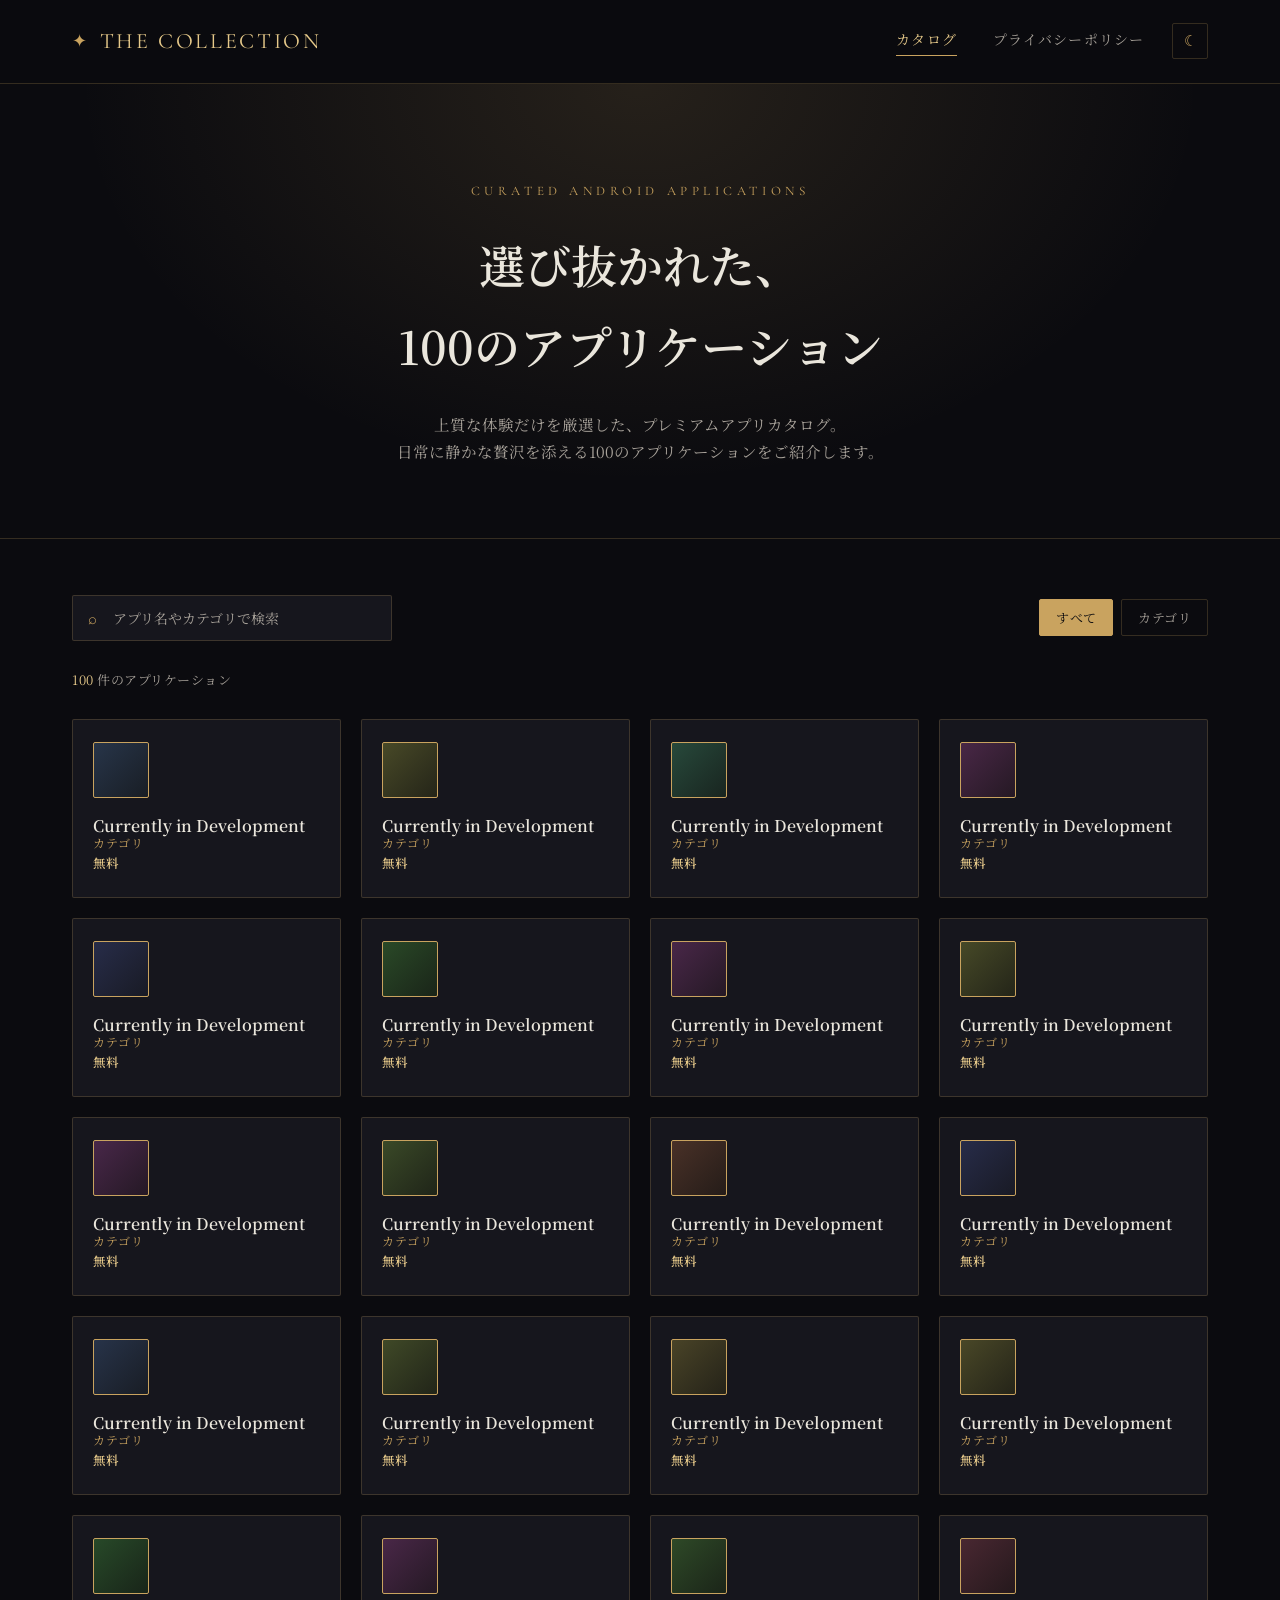
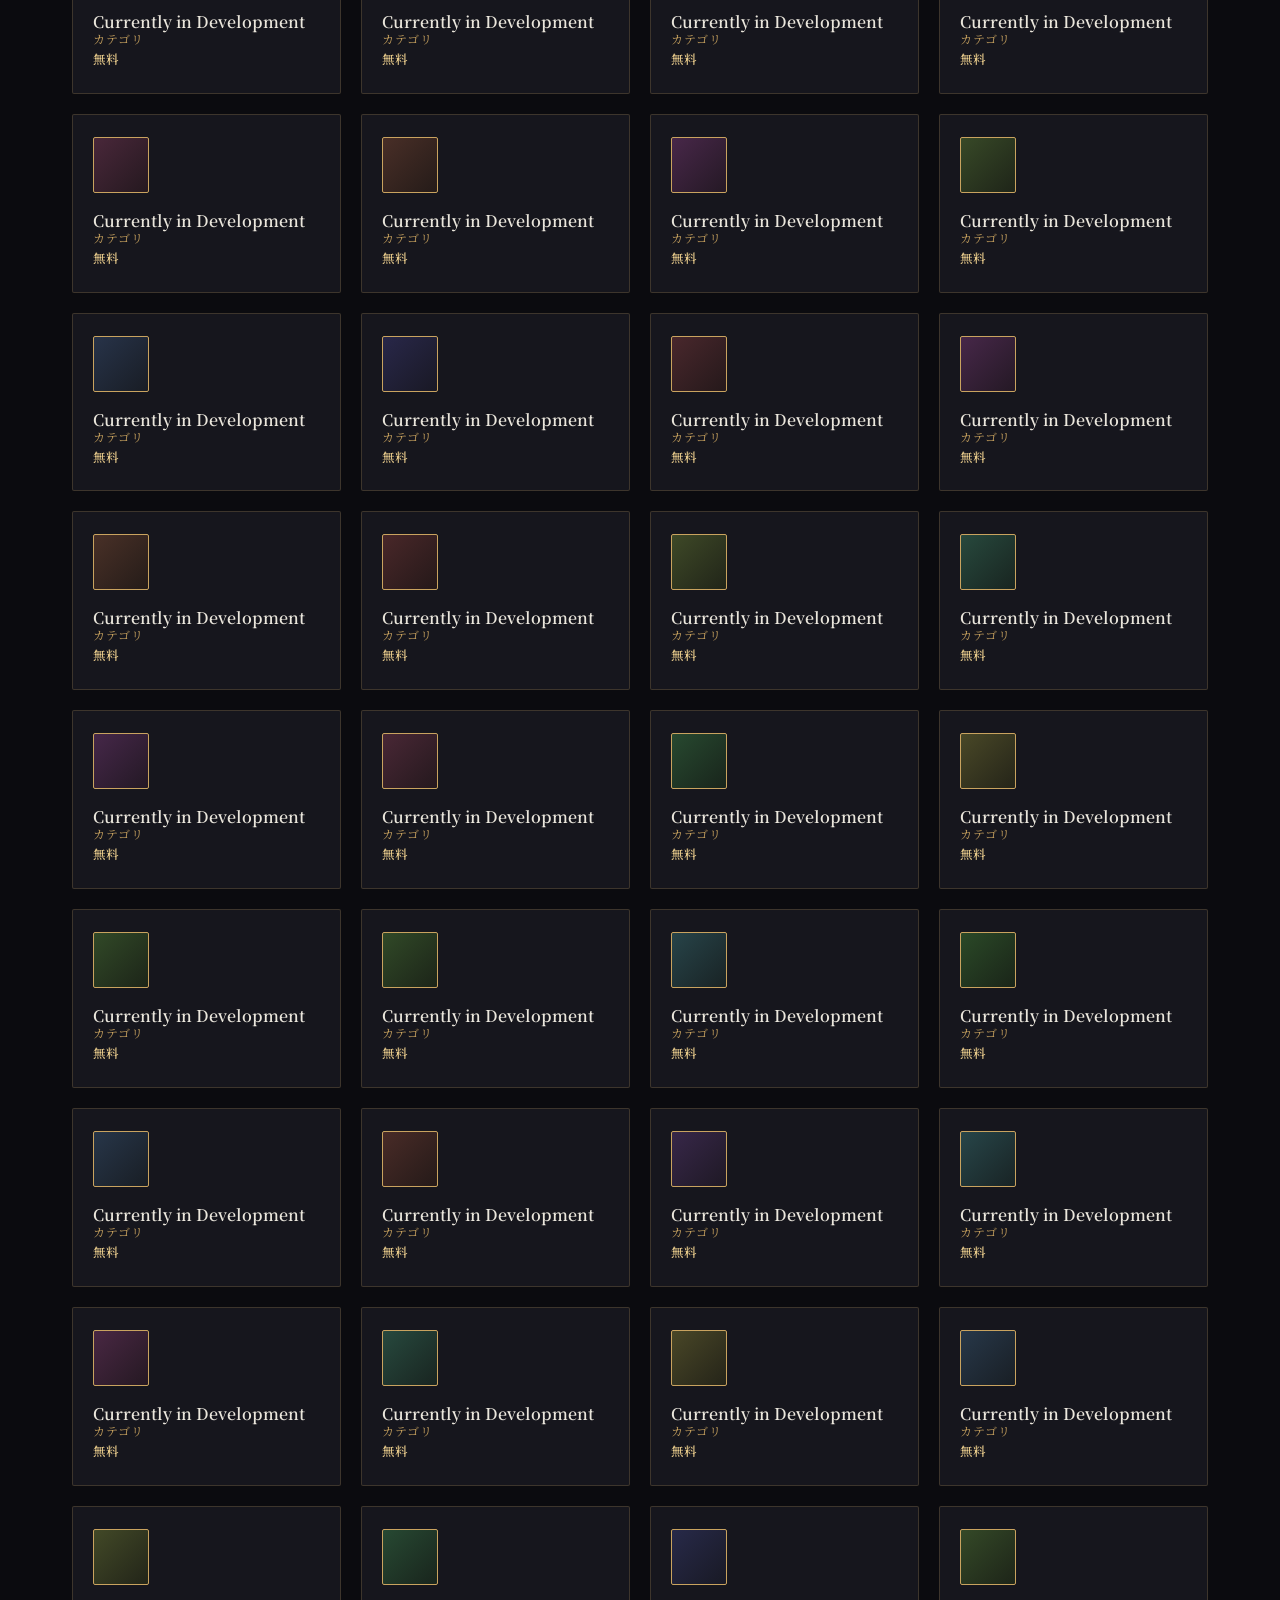
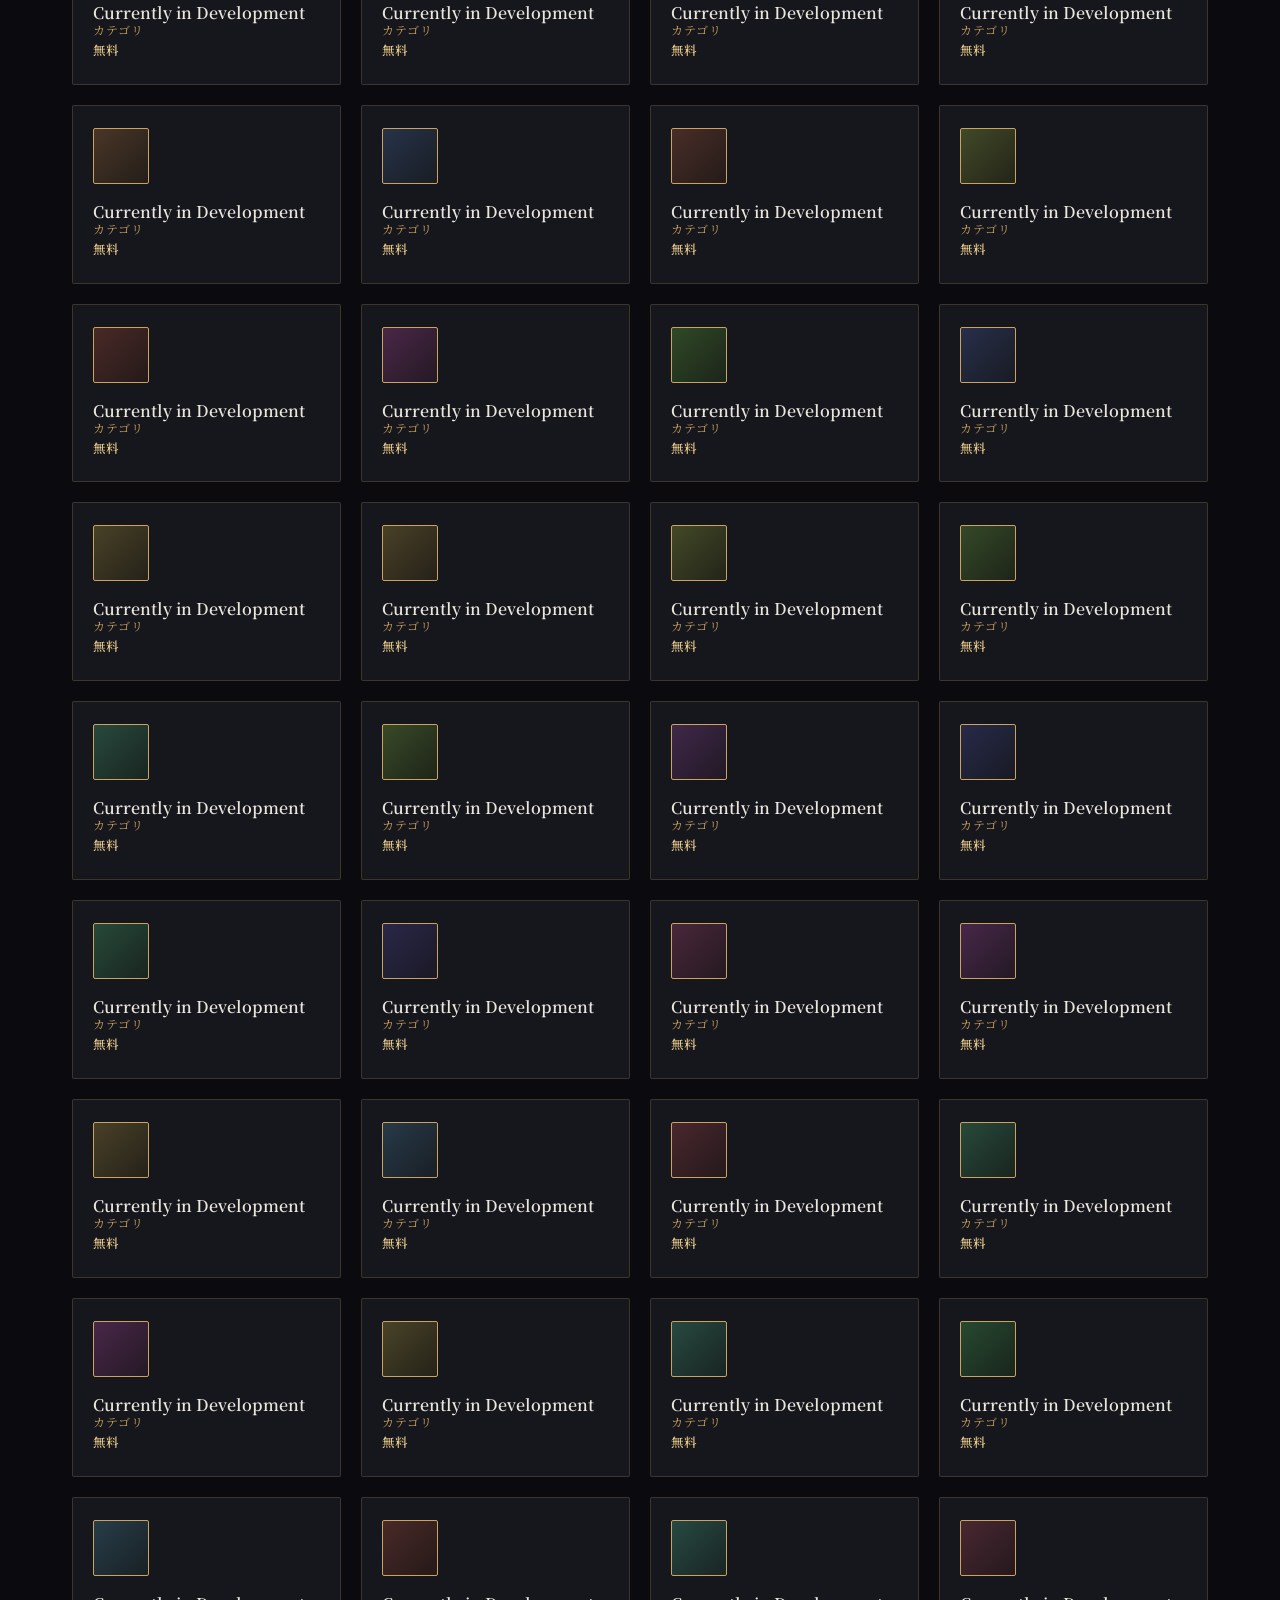
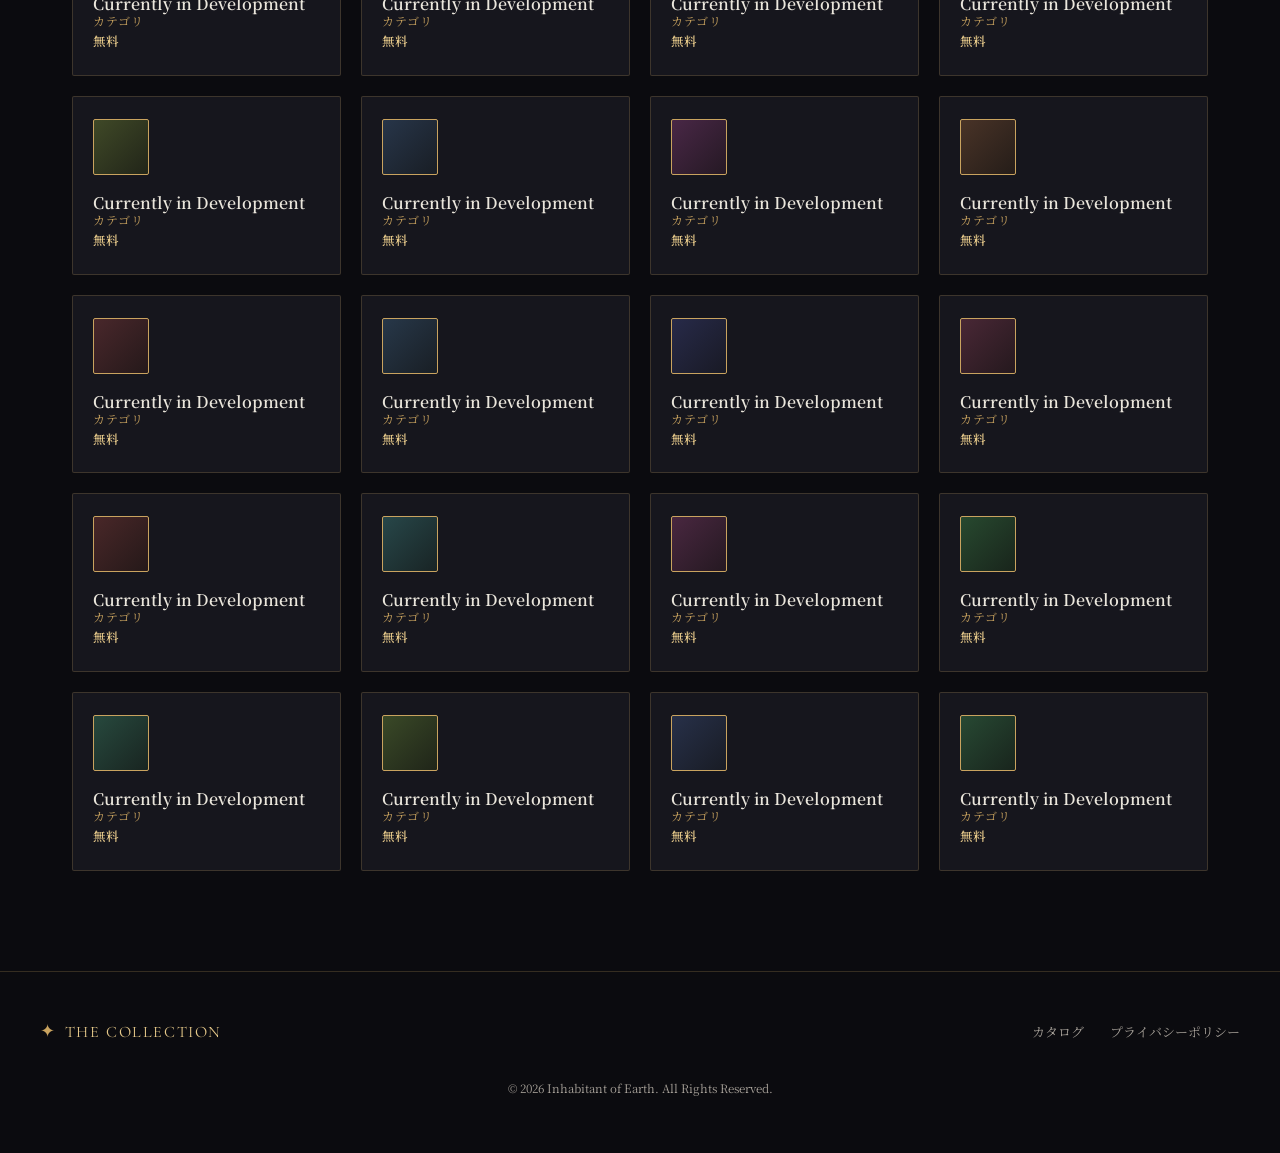
<file: index.html>
<!DOCTYPE html>
<html lang="ja">
<head>
<meta charset="UTF-8">
<meta name="viewport" content="width=device-width, initial-scale=1.0">
<title>THE COLLECTION | プレミアムアプリカタログ</title>
<meta name="description" content="洗練された100のAndroidアプリを集めたプレミアムカタログ。">
<link rel="stylesheet" href="style.css">
<script>
  (function () {
    if (localStorage.getItem('theme') === 'light') {
      document.documentElement.setAttribute('data-theme', 'light');
    }
  })();
</script>
</head>
<body>

<header class="site-header">
  <div class="header-inner">
    <a href="index.html" class="brand">
      <span class="brand-mark">✦</span>
      <span class="brand-text">THE COLLECTION</span>
    </a>
    <div class="header-right">
      <nav class="site-nav">
        <a href="index.html" class="is-current">カタログ</a>
        <a href="privacy.html">プライバシーポリシー</a>
      </nav>
      <button class="theme-toggle" id="themeToggle" type="button" aria-label="表示テーマを切り替え">
        <span class="theme-icon">☾</span>
      </button>
    </div>
  </div>
</header>

<section class="hero">
  <div class="hero-sparkle" id="heroSparkle" aria-hidden="true"></div>
  <div class="hero-inner">
    <p class="hero-eyebrow">CURATED ANDROID APPLICATIONS</p>
    <h1 class="hero-title">選び抜かれた、<br>100のアプリケーション</h1>
    <p class="hero-lead">
      上質な体験だけを厳選した、プレミアムアプリカタログ。<br>
      日常に静かな贅沢を添える100のアプリケーションをご紹介します。
    </p>
  </div>
</section>


<main class="catalog">
  <div class="catalog-controls">
    <div class="search-box">
      <span class="search-icon">⌕</span>
      <input type="text" id="searchInput" placeholder="アプリ名やカテゴリで検索">
    </div>
    <div class="category-tabs" id="categoryTabs"></div>
  </div>

  <p class="result-line"><span id="resultCount">100</span> 件のアプリケーション</p>

  <div class="app-grid" id="appGrid"></div>

  <p class="no-result" id="noResult" style="display:none;">該当するアプリケーションが見つかりませんでした。</p>
</main>

<footer class="site-footer">
  <div class="footer-inner">
    <div class="footer-brand">
      <span class="brand-mark">✦</span>
      <span class="brand-text">THE COLLECTION</span>
    </div>
    <nav class="footer-nav">
      <a href="index.html">カタログ</a>
      <a href="privacy.html">プライバシーポリシー</a>
    </nav>
    <p class="footer-copy">&copy; 2026 Inhabitant of Earth. All Rights Reserved.</p>
  </div>
</footer>

<div class="modal" id="appModal">
  <div class="modal-panel">
    <button class="modal-close" id="modalClose" aria-label="閉じる">×</button>
    <div id="modalBody"></div>
  </div>
</div>

<button class="back-to-top" id="backToTop" type="button" aria-label="ページのトップへ戻る">
  <span class="back-to-top-arrow" aria-hidden="true">↑</span>
  <span class="back-to-top-label">ページのトップ</span>
</button>

<script src="apps-data.js"></script>
<script src="app.js"></script>
<script src="site.js"></script>
</body>
</html>
</file>
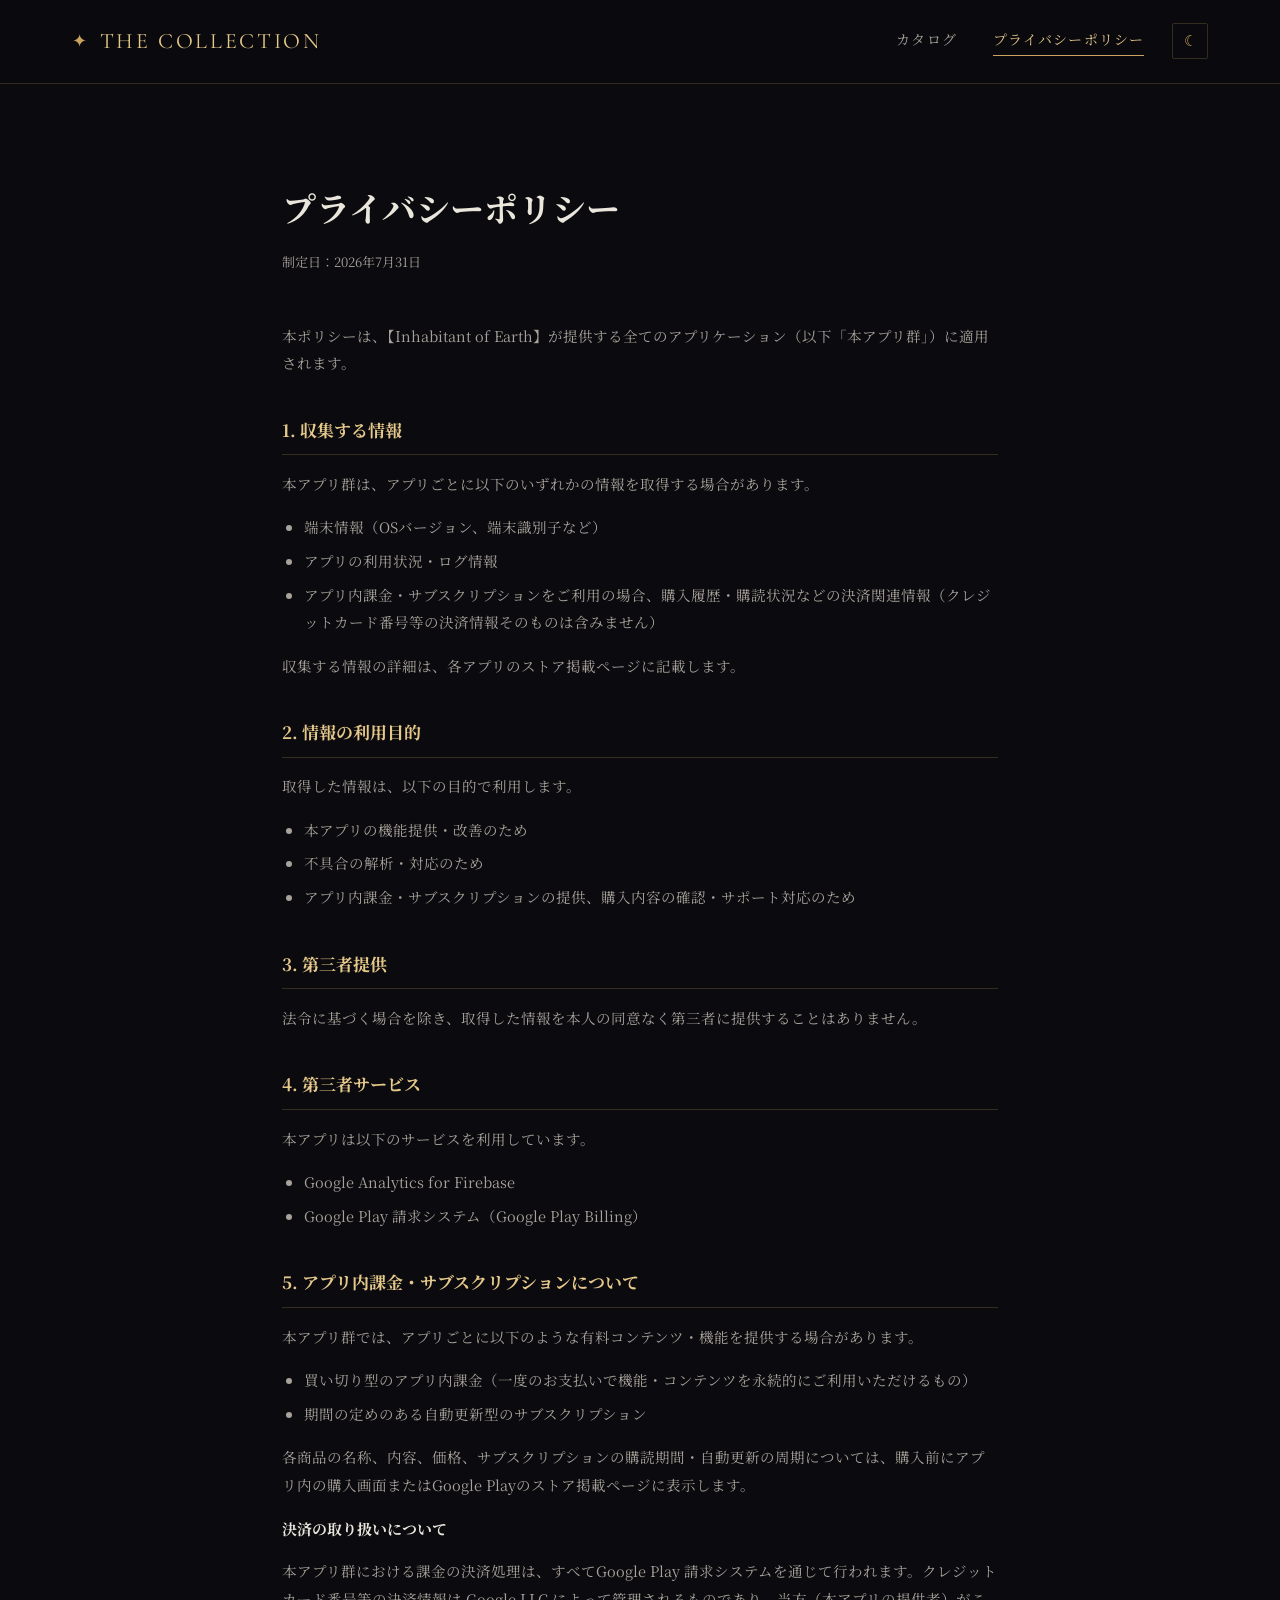
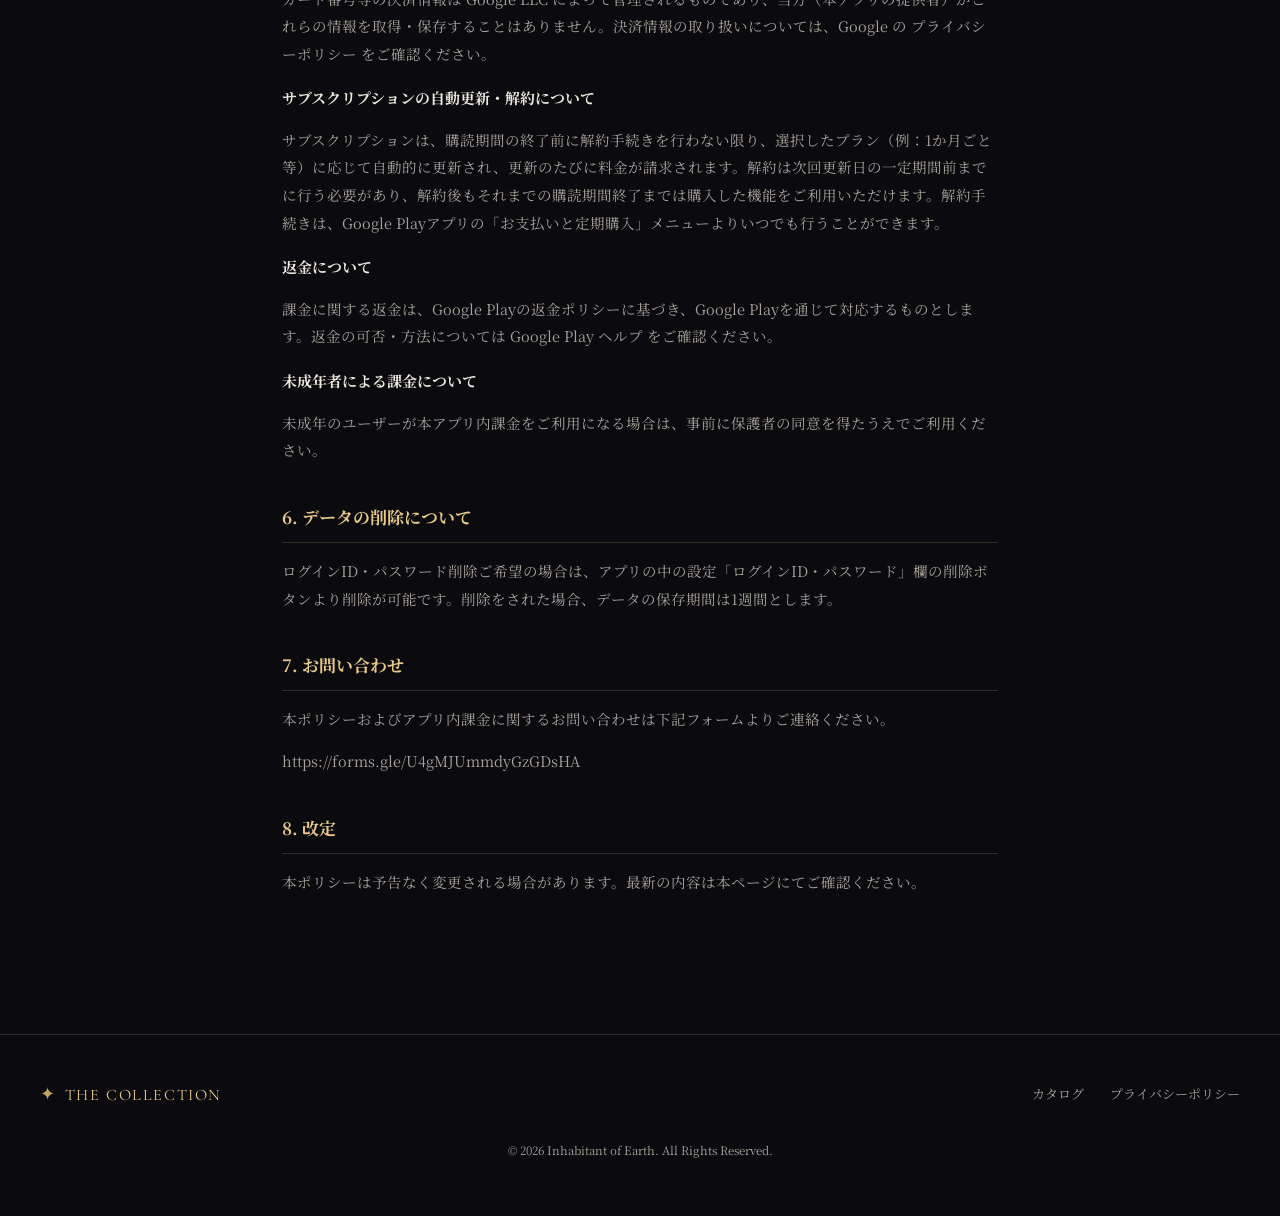
<file: privacy.html>
<!DOCTYPE html>
<html lang="ja">
<head>
<meta charset="UTF-8">
<meta name="viewport" content="width=device-width, initial-scale=1.0">
<title>プライバシーポリシー | THE COLLECTION</title>
<link rel="stylesheet" href="style.css">
<script>
  (function () {
    if (localStorage.getItem('theme') === 'light') {
      document.documentElement.setAttribute('data-theme', 'light');
    }
  })();
</script>
</head>
<body>

<header class="site-header">
  <div class="header-inner">
    <a href="index.html" class="brand">
      <span class="brand-mark">✦</span>
      <span class="brand-text">THE COLLECTION</span>
    </a>
    <div class="header-right">
      <nav class="site-nav">
        <a href="index.html">カタログ</a>
        <a href="privacy.html" class="is-current">プライバシーポリシー</a>
      </nav>
      <button class="theme-toggle" id="themeToggle" type="button" aria-label="表示テーマを切り替え">
        <span class="theme-icon">☾</span>
      </button>
    </div>
  </div>
</header>

<main class="policy-main">
  <h1 class="policy-title">プライバシーポリシー</h1>
  <p class="policy-updated">制定日：2026年7月31日</p>

  <div class="policy-section">
    <p>
      本ポリシーは、【Inhabitant of Earth】が提供する全てのアプリケーション（以下「本アプリ群」）に適用されます。
    </p>
  </div>

  <div class="policy-section">
    <h2>1. 収集する情報</h2>
    <p>本アプリ群は、アプリごとに以下のいずれかの情報を取得する場合があります。</p>
    <ul>
      <li>端末情報（OSバージョン、端末識別子など）</li>
      <li>アプリの利用状況・ログ情報</li>
      <li>アプリ内課金・サブスクリプションをご利用の場合、購入履歴・購読状況などの決済関連情報（クレジットカード番号等の決済情報そのものは含みません）</li>
    </ul>
    <p>収集する情報の詳細は、各アプリのストア掲載ページに記載します。</p>
  </div>

  <div class="policy-section">
    <h2>2. 情報の利用目的</h2>
    <p>取得した情報は、以下の目的で利用します。</p>
    <ul>
      <li>本アプリの機能提供・改善のため</li>
      <li>不具合の解析・対応のため</li>
      <li>アプリ内課金・サブスクリプションの提供、購入内容の確認・サポート対応のため</li>
    </ul>
  </div>

  <div class="policy-section">
    <h2>3. 第三者提供</h2>
    <p>
      法令に基づく場合を除き、取得した情報を本人の同意なく第三者に提供することはありません。
    </p>
  </div>

  <div class="policy-section">
    <h2>4. 第三者サービス</h2>
    <p>本アプリは以下のサービスを利用しています。</p>
    <ul>
      <li>Google Analytics for Firebase</li>
      <li>Google Play 請求システム（Google Play Billing）</li>
    </ul>
  </div>

  <div class="policy-section">
    <h2>5. アプリ内課金・サブスクリプションについて</h2>
    <p>
      本アプリ群では、アプリごとに以下のような有料コンテンツ・機能を提供する場合があります。
    </p>
    <ul>
      <li>買い切り型のアプリ内課金（一度のお支払いで機能・コンテンツを永続的にご利用いただけるもの）</li>
      <li>期間の定めのある自動更新型のサブスクリプション</li>
    </ul>
    <p>
      各商品の名称、内容、価格、サブスクリプションの購読期間・自動更新の周期については、購入前にアプリ内の購入画面またはGoogle Playのストア掲載ページに表示します。
    </p>
    <h3>決済の取り扱いについて</h3>
    <p>
      本アプリ群における課金の決済処理は、すべてGoogle Play 請求システムを通じて行われます。クレジットカード番号等の決済情報は Google LLC によって管理されるものであり、当方（本アプリの提供者）がこれらの情報を取得・保存することはありません。決済情報の取り扱いについては、Google の
      <a href="https://policies.google.com/privacy" target="_blank" rel="noopener">プライバシーポリシー</a>
      をご確認ください。
    </p>
    <h3>サブスクリプションの自動更新・解約について</h3>
    <p>
      サブスクリプションは、購読期間の終了前に解約手続きを行わない限り、選択したプラン（例：1か月ごと等）に応じて自動的に更新され、更新のたびに料金が請求されます。解約は次回更新日の一定期間前までに行う必要があり、解約後もそれまでの購読期間終了までは購入した機能をご利用いただけます。解約手続きは、Google Playアプリの「お支払いと定期購入」メニューよりいつでも行うことができます。
    </p>
    <h3>返金について</h3>
    <p>
      課金に関する返金は、Google Playの返金ポリシーに基づき、Google Playを通じて対応するものとします。返金の可否・方法については
      <a href="https://support.google.com/googleplay/answer/2479637" target="_blank" rel="noopener">Google Play ヘルプ</a>
      をご確認ください。
    </p>
    <h3>未成年者による課金について</h3>
    <p>
      未成年のユーザーが本アプリ内課金をご利用になる場合は、事前に保護者の同意を得たうえでご利用ください。
    </p>
  </div>

  <div class="policy-section">
    <h2>6. データの削除について</h2>
    <p>
      ログインID・パスワード削除ご希望の場合は、アプリの中の設定「ログインID・パスワード」欄の削除ボタンより削除が可能です。削除をされた場合、データの保存期間は1週間とします。
    </p>
  </div>

  <div class="policy-section">
    <h2>7. お問い合わせ</h2>
    <p>本ポリシーおよびアプリ内課金に関するお問い合わせは下記フォームよりご連絡ください。</p>
    <p><a href="https://forms.gle/U4gMJUmmdyGzGDsHA">https://forms.gle/U4gMJUmmdyGzGDsHA</a></p>
  </div>

  <div class="policy-section">
    <h2>8. 改定</h2>
    <p>
      本ポリシーは予告なく変更される場合があります。最新の内容は本ページにてご確認ください。
    </p>
  </div>
</main>

<footer class="site-footer">
  <div class="footer-inner">
    <div class="footer-brand">
      <span class="brand-mark">✦</span>
      <span class="brand-text">THE COLLECTION</span>
    </div>
    <nav class="footer-nav">
      <a href="index.html">カタログ</a>
      <a href="privacy.html">プライバシーポリシー</a>
    </nav>
    <p class="footer-copy">&copy; 2026 Inhabitant of Earth. All Rights Reserved.</p>
  </div>
</footer>

<button class="back-to-top" id="backToTop" type="button" aria-label="ページのトップへ戻る">
  <span class="back-to-top-arrow" aria-hidden="true">↑</span>
  <span class="back-to-top-label">ページのトップ</span>
</button>

<script src="site.js"></script>
</body>
</html>
</file>
<file: style.css>
@import url('https://fonts.googleapis.com/css2?family=Cormorant+Garamond:wght@400;500;600&family=Noto+Serif+JP:wght@400;500;600;700&display=swap');

:root {
  --bg: #0b0b0f;
  --bg-alt: #121218;
  --panel: #16161d;
  --gold: #c9a35f;
  --gold-bright: #e6c98a;
  --text-main: #eae6dc;
  --text-sub: #a8a29a;
  --border: rgba(201, 163, 95, 0.22);
  --shadow: rgba(0, 0, 0, 0.5);
  --radius: 2px;
}

:root[data-theme="light"] {
  --bg: #f7f5f0;
  --bg-alt: #ffffff;
  --panel: #ffffff;
  --gold: #a9813f;
  --gold-bright: #8a6a2f;
  --text-main: #241f18;
  --text-sub: #6b6459;
  --border: rgba(169, 129, 63, 0.28);
  --shadow: rgba(60, 50, 30, 0.12);
}

:root[data-theme="light"] .site-header {
  background: rgba(247, 245, 240, 0.86);
}

* { box-sizing: border-box; }

html { scroll-behavior: smooth; }

body {
  margin: 0;
  background: var(--bg);
  color: var(--text-main);
  font-family: 'Noto Serif JP', 'Yu Mincho', serif;
  line-height: 1.75;
  -webkit-font-smoothing: antialiased;
}

a { color: inherit; text-decoration: none; }

/* ===== ヘッダー ===== */
.site-header {
  position: sticky;
  top: 0;
  z-index: 50;
  background: rgba(11, 11, 15, 0.86);
  backdrop-filter: blur(10px);
  border-bottom: 1px solid var(--border);
}
.header-inner {
  max-width: 1200px;
  margin: 0 auto;
  padding: 22px 32px;
  display: flex;
  align-items: center;
  justify-content: space-between;
}
.brand {
  display: flex;
  align-items: center;
  gap: 10px;
  font-family: 'Cormorant Garamond', serif;
  font-size: 22px;
  letter-spacing: 0.12em;
  color: var(--gold-bright);
}
.brand-mark { color: var(--gold); font-size: 18px; }
.header-right { display: flex; align-items: center; gap: 28px; }
.site-nav { display: flex; gap: 36px; }
.site-nav a {
  font-size: 14px;
  letter-spacing: 0.08em;
  color: var(--text-sub);
  padding-bottom: 4px;
  border-bottom: 1px solid transparent;
  transition: color .25s, border-color .25s;
}
.site-nav a:hover,
.site-nav a.is-current {
  color: var(--gold-bright);
  border-color: var(--gold);
}

.theme-toggle {
  flex: 0 0 auto;
  width: 36px;
  height: 36px;
  display: flex;
  align-items: center;
  justify-content: center;
  background: transparent;
  border: 1px solid var(--border);
  border-radius: var(--radius);
  color: var(--gold);
  font-size: 15px;
  cursor: pointer;
  transition: border-color .2s, color .2s, transform .2s;
}
.theme-toggle:hover { border-color: var(--gold); color: var(--gold-bright); }
.theme-toggle:active { transform: scale(.92); }

/* ===== ヒーロー ===== */
.hero {
  position: relative;
  overflow: hidden;
  padding: 96px 32px 72px;
  text-align: center;
  background: var(--bg);
  border-bottom: 1px solid var(--border);
}
.hero::before {
  content: '';
  position: absolute;
  inset: 0;
  background: radial-gradient(ellipse at 50% 0%, rgba(201,163,95,0.14), transparent 62%);
  animation: heroBreathe 8s ease-in-out infinite;
  z-index: 0;
}
.hero-inner { position: relative; z-index: 2; max-width: 760px; margin: 0 auto; }

@keyframes heroBreathe {
  0%, 100% { opacity: .7; }
  50% { opacity: 1; }
}

.hero-sparkle {
  position: absolute;
  inset: 0;
  z-index: 1;
  pointer-events: none;
}
.spark {
  position: absolute;
  border-radius: 50%;
  background: var(--gold-bright);
  box-shadow: 0 0 7px 2px rgba(230, 201, 138, 0.7);
  opacity: 0;
  animation-name: sparkTwinkle;
  animation-timing-function: ease-in-out;
  animation-iteration-count: infinite;
}

@keyframes sparkTwinkle {
  0%, 100% { opacity: 0; transform: scale(.5); }
  50% { opacity: .85; transform: scale(1); }
}

.hero-eyebrow {
  font-family: 'Cormorant Garamond', serif;
  letter-spacing: 0.35em;
  font-size: 13px;
  color: var(--gold);
  margin: 0 0 22px;
}
.hero-title {
  font-size: clamp(30px, 5vw, 46px);
  font-weight: 600;
  margin: 0 0 26px;
  color: var(--text-main);
}
.hero-lead {
  color: var(--text-sub);
  font-size: 15.5px;
  max-width: 520px;
  margin: 0 auto;
}

/* ===== カタログ操作エリア ===== */
.catalog { max-width: 1200px; margin: 0 auto; padding: 56px 32px 100px; }

.catalog-controls {
  display: flex;
  flex-wrap: wrap;
  gap: 20px;
  align-items: center;
  justify-content: space-between;
  margin-bottom: 28px;
}

.search-box {
  position: relative;
  flex: 0 0 320px;
  max-width: 100%;
}
.search-icon {
  position: absolute;
  left: 16px; top: 50%;
  transform: translateY(-50%);
  color: var(--gold);
  font-size: 15px;
}
.search-box input {
  width: 100%;
  padding: 12px 16px 12px 40px;
  background: var(--panel);
  border: 1px solid var(--border);
  border-radius: var(--radius);
  color: var(--text-main);
  font-family: inherit;
  font-size: 14px;
  outline: none;
  transition: border-color .2s;
}
.search-box input:focus { border-color: var(--gold); }
.search-box input::placeholder { color: var(--text-sub); }

.category-tabs {
  display: flex;
  flex-wrap: wrap;
  gap: 8px;
}
.tab {
  font-family: inherit;
  font-size: 13px;
  letter-spacing: 0.03em;
  color: var(--text-sub);
  background: transparent;
  border: 1px solid var(--border);
  border-radius: var(--radius);
  padding: 8px 16px;
  cursor: pointer;
  transition: all .2s;
}
.tab:hover { color: var(--gold-bright); border-color: var(--gold); }
.tab.is-active {
  color: #0b0b0f;
  background: var(--gold);
  border-color: var(--gold);
}

.result-line {
  color: var(--text-sub);
  font-size: 13px;
  letter-spacing: 0.04em;
  margin: 0 0 28px;
}
.result-line b, .result-line span { color: var(--gold-bright); }

/* ===== グリッド・カード ===== */
.app-grid {
  display: grid;
  grid-template-columns: repeat(auto-fill, minmax(230px, 1fr));
  gap: 20px;
}

.app-card {
  background: var(--panel);
  border: 1px solid var(--border);
  border-radius: var(--radius);
  padding: 22px 20px;
  cursor: pointer;
  transition: transform .25s, border-color .25s, box-shadow .25s;
  display: flex;
  flex-direction: column;
  gap: 14px;
}
.app-card:hover,
.app-card:focus-visible {
  transform: translateY(-4px);
  border-color: var(--gold);
  box-shadow: 0 16px 32px var(--shadow);
  outline: none;
}
.app-card.reveal-init {
  opacity: 0;
  transform: translateY(36px);
  transition: opacity .7s cubic-bezier(.2,.7,.3,1), transform .7s cubic-bezier(.2,.7,.3,1);
}
.app-card.reveal-init.is-visible {
  opacity: 1;
  transform: translateY(0);
}

.app-icon {
  width: 56px; height: 56px;
  border-radius: var(--radius);
  display: flex; align-items: center; justify-content: center;
  background: linear-gradient(135deg, hsl(calc(var(--hue) * 1deg) 30% 22%), hsl(calc(var(--hue) * 1deg) 20% 12%));
  border: 1px solid var(--gold);
  color: var(--gold-bright);
  font-family: 'Cormorant Garamond', serif;
  font-size: 24px;
  font-weight: 600;
}

.app-name {
  font-size: 16px;
  font-weight: 600;
  margin: 0;
  color: var(--text-main);
}
.app-category {
  font-size: 12px;
  color: var(--gold);
  margin: -8px 0 0;
  letter-spacing: 0.05em;
}
.app-meta {
  display: flex;
  align-items: center;
  justify-content: space-between;
  font-size: 12.5px;
  color: var(--text-sub);
  margin-top: auto;
}
.app-rating b { color: var(--text-main); margin-left: 4px; }
.app-price { color: var(--gold-bright); font-weight: 600; }

.no-result {
  text-align: center;
  color: var(--text-sub);
  padding: 60px 0;
}

/* ===== モーダル ===== */
.modal {
  position: fixed; inset: 0;
  background: rgba(6,6,8,0.78);
  backdrop-filter: blur(4px);
  display: none;
  align-items: center;
  justify-content: center;
  padding: 24px;
  z-index: 100;
}
.modal.is-open { display: flex; }
body.modal-lock { overflow: hidden; }

.modal-panel {
  position: relative;
  background: var(--bg-alt);
  border: 1px solid var(--gold);
  border-radius: var(--radius);
  max-width: 440px;
  width: 100%;
  padding: 44px 34px 34px;
  text-align: center;
  box-shadow: 0 30px 80px rgba(0,0,0,0.6);
  animation: modalIn .25s ease;
}
@keyframes modalIn {
  from { opacity: 0; transform: translateY(10px) scale(.98); }
  to { opacity: 1; transform: translateY(0) scale(1); }
}
.modal-close {
  position: absolute;
  top: 14px; right: 18px;
  background: none;
  border: none;
  color: var(--text-sub);
  font-size: 22px;
  cursor: pointer;
  line-height: 1;
}
.modal-close:hover { color: var(--gold-bright); }

.modal-icon {
  width: 76px; height: 76px;
  margin: 0 auto 20px;
  border-radius: var(--radius);
  display: flex; align-items: center; justify-content: center;
  background: linear-gradient(135deg, hsl(calc(var(--hue) * 1deg) 30% 22%), hsl(calc(var(--hue) * 1deg) 20% 12%));
  border: 1px solid var(--gold);
  color: var(--gold-bright);
  font-family: 'Cormorant Garamond', serif;
  font-size: 32px;
  font-weight: 600;
}
.modal-name { font-size: 21px; margin: 0 0 6px; }
.modal-category { font-size: 12.5px; color: var(--gold); margin: 0 0 26px; letter-spacing: .06em; }

.modal-stats {
  display: flex;
  justify-content: center;
  border-top: 1px solid var(--border);
  border-bottom: 1px solid var(--border);
  padding: 18px 0;
  margin-bottom: 22px;
}
.modal-stat { display: flex; flex-direction: column; gap: 6px; }
.stat-value { font-size: 13px; color: var(--text-main); }
.stat-label { font-size: 11px; color: var(--text-sub); letter-spacing: .04em; }

.modal-description {
  font-size: 14px;
  font-weight: 600;
  color: var(--text-main);
  margin: 0 0 20px;
  text-align: center;
}
.modal-footer-info {
  display: flex;
  justify-content: space-between;
  font-size: 11.5px;
  color: var(--text-sub);
  border-top: 1px dashed var(--border);
  padding-top: 16px;
}
.modal-cta {
  display: inline-block;
  margin: 0 auto;
  padding: 12px 30px;
  background: var(--gold-bright);
  color: var(--bg);
  font-size: 13.5px;
  font-weight: 600;
  letter-spacing: .02em;
  border: none;
  border-radius: var(--radius);
  text-decoration: none;
  cursor: pointer;
}
.modal-cta:hover { background: var(--gold); }

/* ===== フッター ===== */
.site-footer {
  border-top: 1px solid var(--border);
  padding: 44px 32px;
}
.footer-inner {
  max-width: 1200px;
  margin: 0 auto;
  display: flex;
  flex-wrap: wrap;
  gap: 18px;
  align-items: center;
  justify-content: space-between;
}
.footer-brand {
  display: flex; align-items: center; gap: 8px;
  font-family: 'Cormorant Garamond', serif;
  letter-spacing: 0.1em;
  color: var(--gold-bright);
  font-size: 16px;
}
.footer-nav { display: flex; gap: 26px; }
.footer-nav a { font-size: 13px; color: var(--text-sub); }
.footer-nav a:hover { color: var(--gold-bright); }
.footer-copy { font-size: 11.5px; color: var(--text-sub); width: 100%; text-align: center; margin-top: 12px; }

/* ===== プライバシーポリシー用 ===== */
.policy-main {
  max-width: 780px;
  margin: 0 auto;
  padding: 72px 32px 100px;
}
.policy-title {
  font-size: clamp(26px, 4vw, 34px);
  margin-bottom: 8px;
}
.policy-updated { color: var(--text-sub); font-size: 13px; margin-bottom: 48px; }
.policy-section { margin-bottom: 38px; }
.policy-section h2 {
  font-size: 17px;
  color: var(--gold-bright);
  border-bottom: 1px solid var(--border);
  padding-bottom: 10px;
  margin-bottom: 14px;
}
.policy-section p, .policy-section li {
  color: var(--text-sub);
  font-size: 14.5px;
  line-height: 1.9;
}
.policy-section ul { padding-left: 22px; }
.policy-section li { margin-bottom: 6px; }
.policy-section h3 {
  font-size: 15px;
  color: var(--text-main);
  margin: 18px 0 8px;
}

/* ===== ページトップへ戻る ===== */
.back-to-top {
  position: fixed;
  right: 28px;
  bottom: 28px;
  z-index: 60;
  display: flex;
  flex-direction: column;
  align-items: center;
  gap: 4px;
  padding: 12px 16px;
  background: var(--panel);
  border: 1px solid var(--border);
  border-radius: var(--radius);
  color: var(--gold);
  font-family: inherit;
  font-size: 11px;
  letter-spacing: 0.04em;
  line-height: 1.4;
  cursor: pointer;
  box-shadow: 0 10px 24px var(--shadow);
  opacity: 0;
  transform: translateY(10px);
  pointer-events: none;
  transition: opacity .3s, transform .3s, border-color .2s, color .2s;
}
.back-to-top.is-visible {
  opacity: 1;
  transform: translateY(0);
  pointer-events: auto;
}
.back-to-top:hover,
.back-to-top:focus-visible {
  border-color: var(--gold);
  color: var(--gold-bright);
  outline: none;
}
.back-to-top-arrow { font-size: 15px; }

/* ===== レスポンシブ ===== */
@media (max-width: 640px) {
  .header-inner { padding: 16px 20px; }
  .site-nav { gap: 20px; }
  .hero { padding: 64px 20px 52px; }
  .catalog { padding: 40px 20px 72px; }
  .catalog-controls { flex-direction: column; align-items: stretch; }
  .search-box { flex: none; }
  .app-grid { grid-template-columns: repeat(auto-fill, minmax(150px, 1fr)); gap: 14px; }
  .policy-main { padding: 52px 20px 72px; }
  .back-to-top { right: 16px; bottom: 16px; padding: 10px 12px; }
}

@media (prefers-reduced-motion: reduce) {
  .hero::before { animation: none; opacity: .85; }
  .spark { display: none; }
  .app-card.reveal-init {
    transition: none;
    opacity: 1;
    transform: none;
  }
}
</file>
